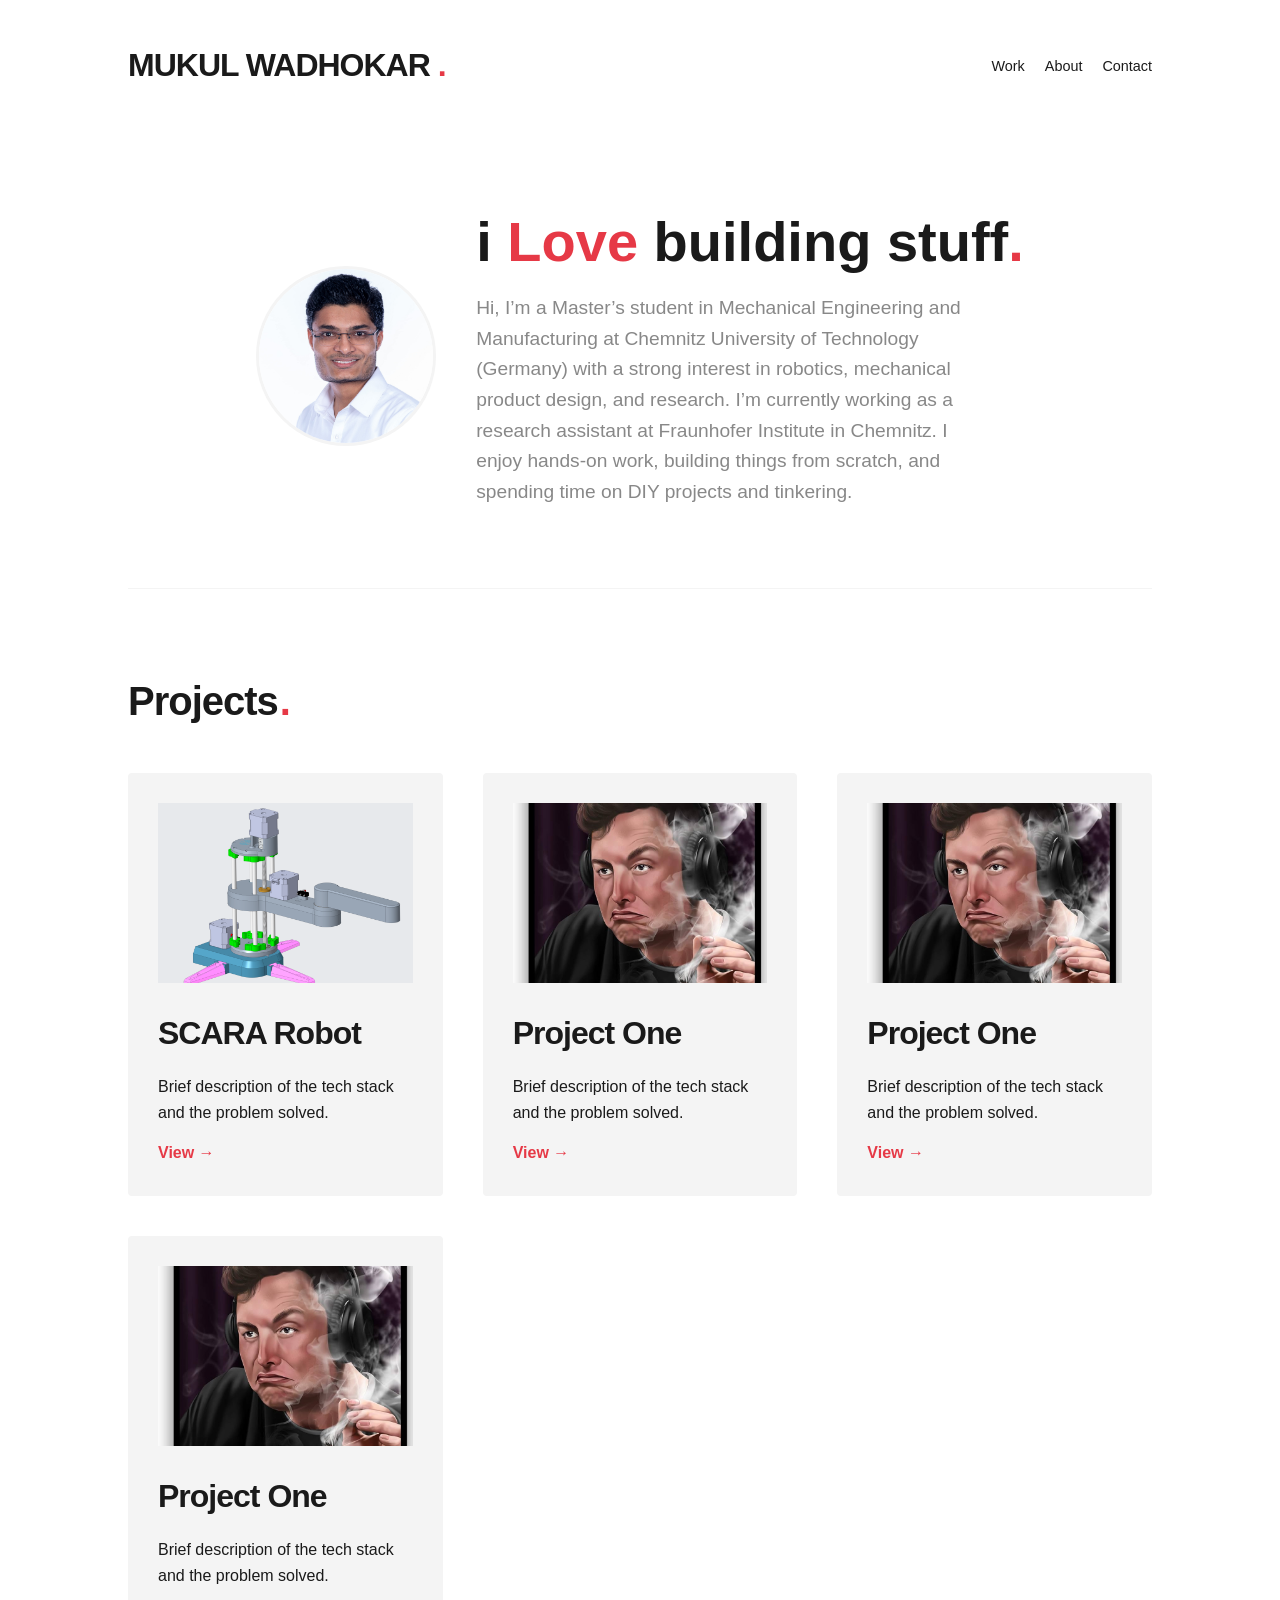
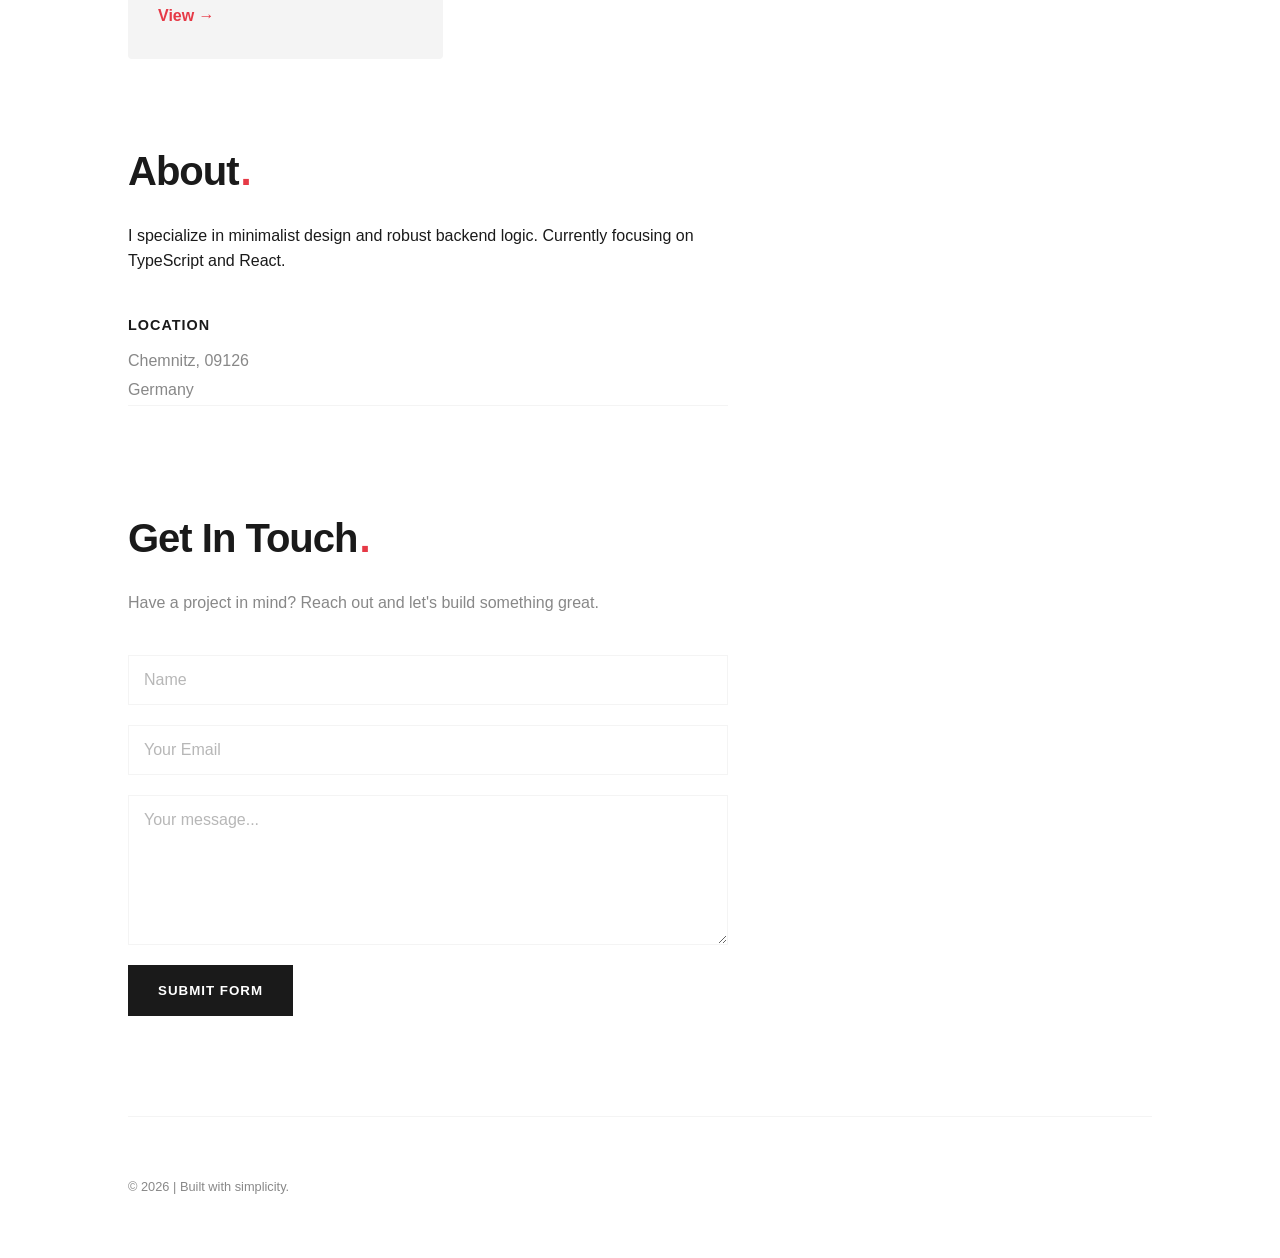
<file: index.html>
<!DOCTYPE html>
<html lang="en">
<head>
    <meta charset="UTF-8">
    <meta name="viewport" content="width=device-width, initial-scale=1.0">
    <title>Developer Portfolio</title>
    <link rel="stylesheet" href="style.css">
</head>
<body>

    <header>
        <nav>
            <div class="logo">MUKUL WADHOKAR<span> .</span></div>
            <ul>
                <li><a href="#projects">Work</a></li>
                <li><a href="#about">About</a></li>
                <li><a href="#contact" class="cta">Contact</a></li>
            </ul>
        </nav>
    </header>

    <main>
        <section id="hero">
            <div class="hero-container">
                <div class="hero-image">
                    <img src="images/Mukul_SQ.jpg" alt="Your Name Profile Photo">
                </div>

                <div class="hero-text">
                    <h1>i <span>Love</span> building stuff<span>.</span></h1>
                    <p>
                        Hi, I’m a Master’s student in Mechanical Engineering and Manufacturing at Chemnitz University of Technology (Germany) with a strong interest in robotics, mechanical product design, and research. I’m currently working as a research assistant at Fraunhofer Institute in Chemnitz.
                        I enjoy hands-on work, building things from scratch, and spending time on DIY projects and tinkering.
                    </p>
                </div>
            </div>
        </section>

        <section id="projects">
            <h2>Projects<span>.</span></h2>
            <div class="project-grid">
        
                <div class="project-card">
                    <div class="card-thumb">
                        <img src="Project1/scara1.png" alt="Description of Project One Thumbnail">
                    </div>
                    
                    <h3>SCARA Robot</h3>
                    <p>Brief description of the tech stack and the problem solved.</p>
                    <a href="Project1/project1.html" target="_blank" rel="noopener noreferrer">View &rarr;</a>
                </div>

                <div class="project-card">
                    <div class="card-thumb">
                        <img src="images/image1.jpg" alt="Description of Project One Thumbnail">
                    </div>
                    
                    <h3>Project One</h3>
                    <p>Brief description of the tech stack and the problem solved.</p>
                    <a href="Project1/project1.html" target="_blank" rel="noopener noreferrer">View &rarr;</a>
                </div>

                <div class="project-card">
                    <div class="card-thumb">
                        <img src="images/image1.jpg" alt="Description of Project One Thumbnail">
                    </div>
                    
                    <h3>Project One</h3>
                    <p>Brief description of the tech stack and the problem solved.</p>
                    <a href="Project1/project1.html" target="_blank" rel="noopener noreferrer">View &rarr;</a>
                </div>

                <div class="project-card">
                    <div class="card-thumb">
                        <img src="images/image1.jpg" alt="Description of Project One Thumbnail">
                    </div>
                    
                    <h3>Project One</h3>
                    <p>Brief description of the tech stack and the problem solved.</p>
                    <a href="Project1/project1.html" target="_blank" rel="noopener noreferrer">View &rarr;</a>
                </div>
                
                

                
            </div>
        </section>
        <section id="about">
            <h2>About<span>.</span></h2>
            <p class="bio">I specialize in minimalist design and robust backend logic. Currently focusing on TypeScript and React.</p>
            
            <div class="address-container">
                <h3>Location</h3>
                <address>
                    Chemnitz, 09126<br>
                    Germany
                </address>
            </div>
        </section>

        <section id="contact">
            <h2>Get In Touch<span class="dot"> .</span></h2>
            <p>Have a project in mind? Reach out and let's build something great.</p>
            
            <form action="https://api.web3forms.com/submit" method="POST">

            <!-- Replace with your Access Key -->
            <input type="hidden" name="access_key" value="b9bb2885-b272-4b29-8e40-8f06f4ce23bb">

            <!-- Form Inputs. Each input must have a name="" attribute -->
            <input type="text" name="name" placeholder="Name" required>
            <input type="email" name="email" placeholder="Your Email" required>
            <textarea name="message" placeholder="Your message..." required></textarea>

            <!-- Honeypot Spam Protection -->
            <input type="checkbox" name="botcheck" class="hidden" style="display: none;">

            <!-- Custom Confirmation / Success Page -->
            <!-- <input type="hidden" name="redirect" value="https://mywebsite.com/thanks.html"> -->

            <button type="submit">Submit Form</button>

        </form>
        </section>
    </main>

    <footer>
        <p>&copy; 2026 | Built with simplicity.</p>
    </footer>

</body>
</html>
</file>
<file: style.css>
/* Color Palette & Variables */
:root {
    --bg-white: #ffffff;
    --text-black: #1a1a1a;
    --grey-light: #f4f4f4;
    --grey-medium: #888888;
    --accent-red: #e63946;
}

* {
    margin: 0;
    padding: 0;
    box-sizing: border-box;
}

body {
    font-family: 'Inter', -apple-system, BlinkMacSystemFont, sans-serif;
    background-color: var(--bg-white);
    color: var(--text-black);
    line-height: 1.6;
    padding: 0 10%;
}

/* Global Heading 2 Style */
/* This ensures every section title looks the same across all pages */
h2 {
    font-size: 2.5rem;
    font-weight: 800;
    color: var(--text-black);
    margin-bottom: 20px;
    letter-spacing: -1px;
    display: flex;
    align-items: baseline;
}

h3 {
    font-size: 2rem;
    font-weight: 800;
    color: var(--text-black);
    margin-bottom: 20px;
    letter-spacing: -1px;
    display: flex;
    align-items: baseline;
}


/* The Red Dot */
h2 span {
    color: var(--accent-red);
    margin-left: 2px;
}

/* Header & Nav */
nav {
    display: flex;
    justify-content: space-between;
    align-items: center;
    padding: 40px 0;
}

.logo {
    font-weight: 800;
    font-size: 2rem;
    letter-spacing: -1px;
}

.logo span, h1 span { color: var(--accent-red); }

nav ul { display: flex; list-style: none; }

nav ul li { margin-left: 20px; }

nav a {
    text-decoration: none;
    color: var(--text-black);
    font-size: 0.9rem;
    font-weight: 500;
    transition: color 0.3s;
}

nav a:hover { color: var(--accent-red); }


/* Hero Layout */
.hero-container {
    display: flex;
    justify-content: center;
    align-items: center; /* Centers items vertically */
    gap: 40px; /* Space between image and text */
    padding: 80px 0;
}

/* Circle Profile Image - Similar to image_af2bbb.png */
.hero-image img {
    width: 180px;
    height: 180px;
    border-radius: 50%; /* Makes the image a circle */
    object-fit: cover;
    border: 3px solid var(--grey-light);
}

.hero-text h1 {
    font-size: 3.5rem;
    line-height: 1.1;
    margin-bottom: 20px;
    color: var(--text-black);
}

/* Targeted Red Accent */
.hero-text h1 span {
    color: var(--accent-red);
}

.hero-text p {
    font-size: 1.2rem;
    color: var(--grey-medium);
    max-width: 500px;
}

/* Mobile Responsiveness */
@media (max-width: 768px) {
    .hero-container {
        flex-direction: column; /* Stacks image on top of text for mobile */
        text-align: center;
    }
    
    .hero-text h1 {
        font-size: 2.5rem;
    }
}

/* Projects */
#projects { padding: 80px 0; border-top: 1px solid var(--grey-light); }

.project-grid {
    display: grid;
    grid-template-columns: repeat(auto-fit, minmax(300px, 1fr));
    gap: 40px;
    margin-top: 40px;
}


.project-card {
    padding: 30px;
    background: var(--grey-light);
    border-radius: 4px;
    transition: transform 0.2s;
}

.project-card:hover { transform: translateY(-5px); }

.project-card h3 { margin-bottom: 15px; }

.project-card a {
    color: var(--accent-red);
    text-decoration: none;
    font-weight: bold;
    display: inline-block;
    margin-top: 15px;
}

/* Container for the thumbnail to enforce aspect ratio and shape */
.card-thumb {
    width: 100%; /* Spans the width of the card */
    height: 180px; /* Optional: Sets a fixed height for consistency */
    overflow: hidden; /* Ensures any large image content is contained */
    margin-bottom: 25px; /* Creates clean space above the heading, like in image_1.png */
}

/* Forces the image to fill the container nicely without stretching */
.card-thumb img {
    width: 100%;
    height: 100%;
    object-fit: cover; /* This is crucial: it crops the image to fill the container without distortion */
    object-position: center; /* Keeps the center of the image visible */
}

/* Footer */
footer {
    padding: 60px 0;
    font-size: 0.8rem;
    color: var(--grey-medium);
    border-top: 1px solid var(--grey-light);
}
/* Contact Section Layout */
#contact {
    padding: 100px 0;
    border-top: 1px solid var(--grey-light);
    max-width: 600px; /* Centers the form and keeps it readable */
}

/* #contact h2 {
    font-size: 2.5rem;
    margin-bottom: 10px;
} */

#contact p {
    color: var(--grey-medium);
    margin-bottom: 40px;
}

/* Form Element Styling */
#contact form {
    display: flex;
    flex-direction: column;
    gap: 20px; /* Spacing between inputs */
}

/* Targets all text inputs and the message box */
#contact input[type="text"],
#contact input[type="email"],
#contact textarea {
    width: 100%;
    padding: 15px;
    border: 1px solid var(--grey-light); /* Light grey border */
    background-color: var(--bg-white);
    font-family: inherit;
    font-size: 1rem;
    outline: none;
    transition: all 0.3s ease;
}

/* Subtle placeholder color */
#contact input::placeholder,
#contact textarea::placeholder {
    color: var(--grey-medium);
    opacity: 0.6;
}

/* Red accent border when user clicks into a field */
#contact input:focus,
#contact textarea:focus {
    border-color: var(--accent-red);
    box-shadow: 0 0 5px rgba(230, 57, 70, 0.1); /* Very soft red glow */
}

/* Textarea height */
#contact textarea {
    min-height: 150px;
    resize: vertical; /* Allows user to grow the box vertically only */
}

/* Submit Button Styling */
#contact button[type="submit"] {
    background-color: var(--text-black);
    color: var(--bg-white);
    padding: 18px 30px;
    border: none;
    font-weight: 700;
    text-transform: uppercase;
    letter-spacing: 1px;
    cursor: pointer;
    align-self: flex-start; /* Keeps button from stretching full width */
    transition: background-color 0.3s ease;
}

/* Hover state turns the button Red */
#contact button[type="submit"]:hover {
    background-color: var(--accent-red);
}


/* Now, anything with the class "dot" will be red, regardless of where it is */
.dot {
    color: var(--accent-red);
}

/* Space out the bio from the address */
.bio {
    margin-bottom: 40px;
    max-width: 600px;
}

/* Style the address header to be subtle */
#about h3 {
    font-size: 0.9rem;
    text-transform: uppercase;
    letter-spacing: 1px;
    margin-bottom: 10px;
    color: var(--text-black);
}

/* Style the address text */
address {
    font-style: normal; /* Removes default italics */
    color: var(--grey-medium);
    line-height: 1.8; /* Creates nice vertical space between lines */
}
/*..........................projectPages..............................*/
/* Project Detail Layout */
.project-detail {
    padding: 60px 0;
}

.featured-img {
    width: 100%;
    max-width: 600px; /* Limits the width so it doesn't get too giant on desktop */
    aspect-ratio: 4 / 5; /* Forces the 4:5 shape */
    object-fit: cover; /* Crops the image to fit the 4:5 box perfectly */
    display: block;
    margin: 40px auto; /* Centers the image and adds space */
    border: 1px solid var(--grey-light);
    background-color: var(--grey-light);
}

.content-block {
    margin-bottom: 60px;
    max-width: 800px;
}

.project-links {
    display: flex;
    align-items: center;
    gap: 30px;
    margin-top: 80px;
}

.back-link {
    text-decoration: none;
    color: var(--grey-medium);
    font-weight: 600;
    transition: color 0.3s;
}

.back-link:hover {
    color: var(--accent-red);
}

/* .....................................................Media Section Styling................................................... */
/* Media Section Styling */
.project-media {
    padding: 60px 0;
    border-top: 1px solid var(--grey-light);
    margin-top: 40px;
}

.media-grid {
    display: grid;
    /* Forces a 3-column layout on desktop */
    grid-template-columns: repeat(3, 1fr);
    gap: 30px; /* Generous spacing like the project cards */
    margin-top: 30px;
}

.media-item a {
    display: block;
    cursor: zoom-in; /* Shows a magnifying glass or pointer */
    overflow: hidden;
    background-color: var(--grey-light);
}

.media-item {
    width: 100%;
    /* Subtle background like your main cards */
    background: var(--grey-light); 
    border-radius: 4px;
    overflow: hidden;
}

.media-item img {
    width: 100%;
    aspect-ratio: 16 / 9; /* Shorter aspect ratio as requested */
    object-fit: cover;
    display: block;
    transition: transform 0.3s ease, opacity 0.3s ease;
}

/* Hover effect: Subtle zoom and slight fade */
.media-item img:hover {
    transform: scale(1.05);
    opacity: 0.9;
}

/* Responsiveness: Stack columns on smaller screens */
@media (max-width: 900px) {
    .media-grid {
        grid-template-columns: repeat(2, 1fr);
    }
}

@media (max-width: 600px) {
    .media-grid {
        grid-template-columns: 1fr;
    }
}
</file>
